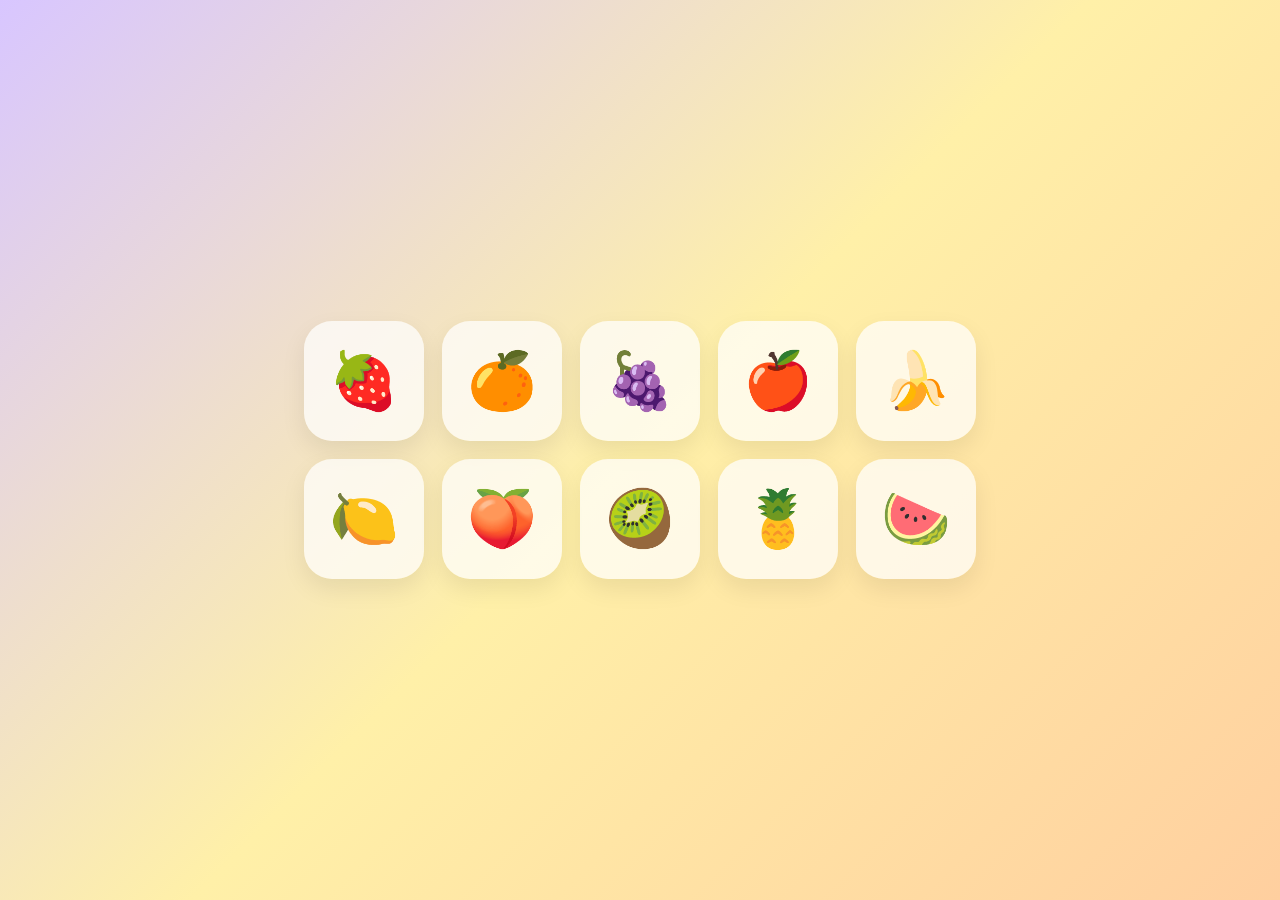
<file: index.html>
<!DOCTYPE html>
<html lang="ja">
<head>
  <meta charset="UTF-8" />
  <meta name="viewport" content="width=device-width, initial-scale=1.0" />
  <title>🍓</title>
  <link rel="stylesheet" href="fruits_style.css" />
</head>
<body>
  <div class="grid">
    <div class="fruit-card" data-emoji="🍓">🍓</div>
    <div class="fruit-card" data-emoji="🍊">🍊</div>
    <div class="fruit-card" data-emoji="🍇">🍇</div>
    <div class="fruit-card" data-emoji="🍎">🍎</div>
    <div class="fruit-card" data-emoji="🍌">🍌</div>
    <div class="fruit-card" data-emoji="🍋">🍋</div>
    <div class="fruit-card" data-emoji="🍑">🍑</div>
    <div class="fruit-card" data-emoji="🥝">🥝</div>
    <div class="fruit-card" data-emoji="🍍">🍍</div>
    <div class="fruit-card" data-emoji="🍉">🍉</div>
    <!--
    <div class="fruit-card" data-emoji="🍈">🍈</div>
    <div class="fruit-card" data-emoji="🥭">🥭</div>
    <div class="fruit-card" data-emoji="🥥">🥥</div>
    <div class="fruit-card" data-emoji="🍒">🍒</div>
    <div class="fruit-card" data-emoji="🫐">🫐</div>
    <div class="fruit-card" data-emoji="🍏">🍏</div>
    <div class="fruit-card" data-emoji="🍐">🍐</div>
    <div class="fruit-card" data-emoji="🍋‍🟩">🍋‍🟩</div>
    -->
  </div>

  <script src="fruits_script.js"></script>
</body>
</html>
</file>
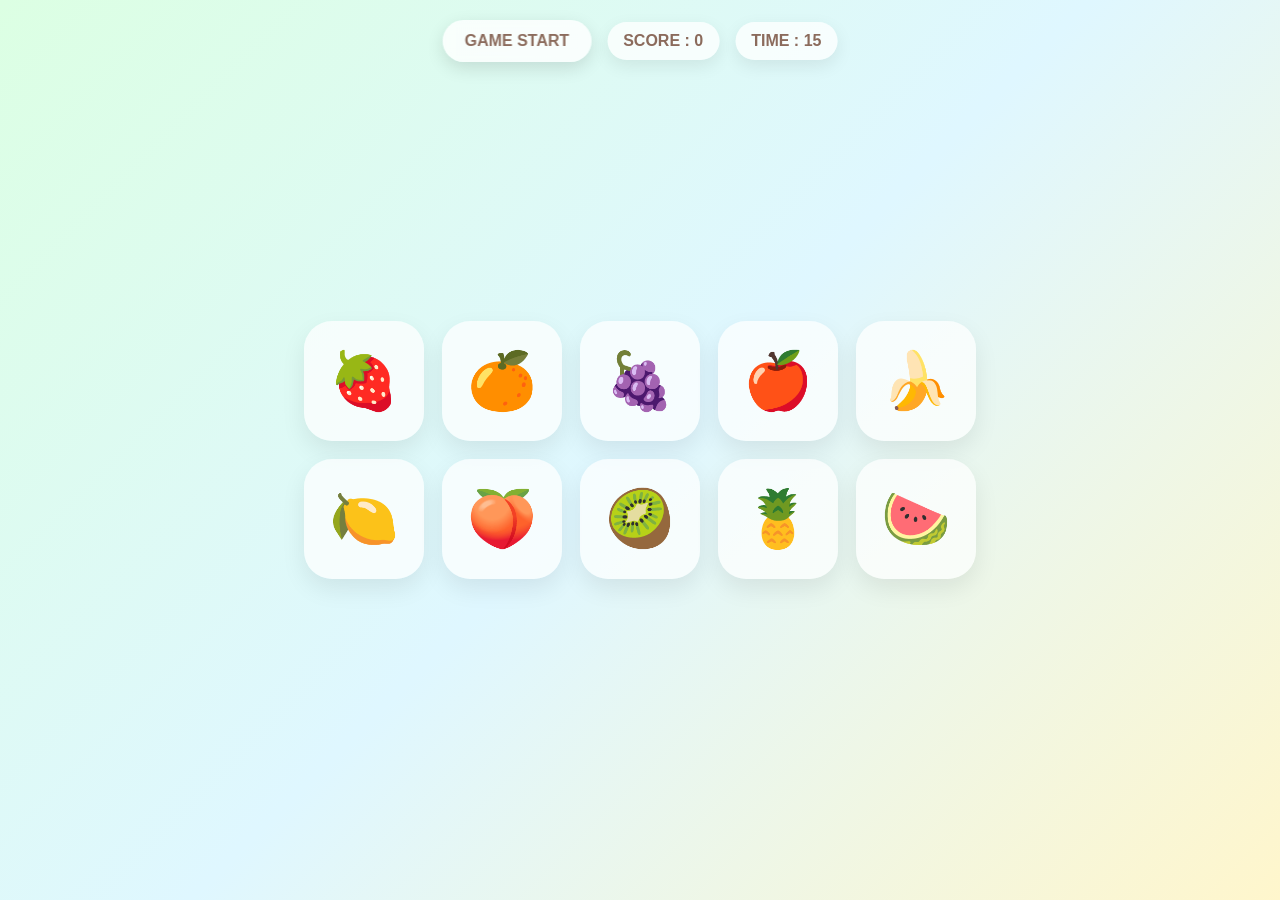
<file: game.html>
<!DOCTYPE html>
<html lang="ja">
<head>
  <meta charset="UTF-8" />
  <meta name="viewport" content="width=device-width, initial-scale=1.0" />
  <title>Fruit Game 🍓</title>
  <link rel="stylesheet" href="game_style.css" />
</head>

<body>

  <div class="top-ui">
    <button id="start-btn">GAME START</button>
    <div id="score">SCORE : 0</div>
    <div id="timer">TIME : 15</div>
  </div>

  <div id="game-message">
    フルーツをタップしてスコアを稼ごう！
  </div>

  <div class="grid">
    <div class="fruit-card" data-emoji="🍓">🍓</div>
    <div class="fruit-card" data-emoji="🍊">🍊</div>
    <div class="fruit-card" data-emoji="🍇">🍇</div>
    <div class="fruit-card" data-emoji="🍎">🍎</div>
    <div class="fruit-card" data-emoji="🍌">🍌</div>
    <div class="fruit-card" data-emoji="🍋">🍋</div>
    <div class="fruit-card" data-emoji="🍑">🍑</div>
    <div class="fruit-card" data-emoji="🥝">🥝</div>
    <div class="fruit-card" data-emoji="🍍">🍍</div>
    <div class="fruit-card" data-emoji="🍉">🍉</div>
  </div>

  <script src="game_script.js"></script>

</body>
</html>
</file>
<file: fruits_style.css>
body {
  margin: 0;
  min-height: 100vh;
  background: linear-gradient(135deg, #fff4d6, #ffdff0, #e6fff8);
  display: flex;
  align-items: center;
  justify-content: center;
  overflow-x: auto;
  overflow-y: auto;
  font-family: sans-serif;
}

.grid {
  display: grid;
  grid-template-columns: repeat(5, 120px);
  gap: 18px;
}

.fruit-card {
  position: relative;
  width: 120px;
  height: 120px;
  border-radius: 28px;
  background: rgba(255, 255, 255, 0.72);
  display: flex;
  align-items: center;
  justify-content: center;
  font-size: 3.5rem;
  box-shadow: 0 10px 25px rgba(0,0,0,0.08);
  cursor: pointer;
  overflow: visible;
}

.pop {
  position: absolute;
  font-size: 1.8rem;
  pointer-events: none;
  animation: fly 900ms ease-out forwards;
}

@keyframes fly {
  0% {
    transform: translate(0, 0) scale(0.6) rotate(0deg);
    opacity: 1;
  }

  100% {
    transform: translate(var(--dx), var(--dy))
               scale(1.2)
               rotate(var(--rot));
    opacity: 0;
  }
}

/* スマホ対応 */
@media (max-width: 600px) {
  .grid {
    grid-template-columns: repeat(2, 90px);
    gap: 18px;
  }

  .fruit-card {
    width: 90px;
    height: 90px;
    border-radius: 22px;
    font-size: 2.5rem;
  }

  .pop {
    font-size: 1.4rem;
  }
}
</file>
<file: game_style.css>
body {
  margin: 0;
  min-height: 100vh;
  display: flex;
  align-items: center;
  justify-content: center;
  overflow-x: auto;
  overflow-y: auto;
  font-family: sans-serif;
}

.grid {
  display: grid;
  grid-template-columns: repeat(5, 120px);
  gap: 18px;
}

.fruit-card {
  position: relative;
  width: 120px;
  height: 120px;
  border-radius: 28px;
  background: rgba(255, 255, 255, 0.72);
  display: flex;
  align-items: center;
  justify-content: center;
  font-size: 3.5rem;
  box-shadow: 0 10px 25px rgba(0,0,0,0.08);
  overflow: visible;
}

.pop {
  position: absolute;
  font-size: 1.8rem;
  pointer-events: none;
  animation: fly 900ms ease-out forwards;
}

@keyframes fly {
  0% {
    transform: translate(0, 0) scale(0.6) rotate(0deg);
    opacity: 1;
  }

  100% {
    transform: translate(var(--dx), var(--dy))
               scale(1.2)
               rotate(var(--rot));
    opacity: 0;
  }
}

.top-ui {
  position: fixed;
  top: 20px;
  left: 50%;
  transform: translateX(-50%);
  display: flex;
  gap: 16px;
  align-items: center;
  z-index: 1000;
}

#start-btn {
  border: none;
  border-radius: 999px;
  padding: 12px 22px;
  background: rgba(255,255,255,0.8);
  backdrop-filter: blur(6px);
  font-size: 1rem;
  font-weight: bold;
  color: #8b6b5c;
  cursor: pointer;
  box-shadow: 0 6px 18px rgba(0,0,0,0.12);
}

#score,
#timer {
  background: rgba(255,255,255,0.75);
  padding: 10px 16px;
  border-radius: 999px;
  font-weight: bold;
  color: #8b6b5c;
  box-shadow: 0 6px 18px rgba(0,0,0,0.08);
}

.game-fruit {
  position: absolute;
  font-size: 2rem;
  cursor: pointer;
  user-select: none;
  animation: floatMove 2s linear forwards;
  z-index: 999;
}

@keyframes floatMove {
  0% {
    transform: translate(0px, 0px) scale(0.8);
    opacity: 0;
  }

  10% {
    opacity: 1;
  }

  100% {
    transform:
      translate(
        calc(var(--moveX) * 1px),
        calc(var(--moveY) * 1px)
      )
      scale(1.2);

    opacity: 0;
  }
}

/* スマホ対応 */
@media (max-width: 600px) {

  body {
    padding-top: 150px;
  }

  .grid {
    grid-template-columns: repeat(2, 90px);
    gap: 18px;
  }

  .fruit-card {
    width: 90px;
    height: 90px;
    border-radius: 22px;
    font-size: 2.5rem;
  }

  .pop {
    font-size: 1.4rem;
  }

  .game-fruit {
    font-size: 1.8rem;
  }

  .top-ui {
    flex-direction: column;
    gap: 10px;
  }
}

#game-message {
  position: fixed;
  top: 30px;
  right: 30px;

  background: rgba(255,255,255,0.7);
  backdrop-filter: blur(6px);

  padding: 12px 18px;
  border-radius: 18px;

  color: #8b6b5c;
  font-weight: bold;

  box-shadow: 0 6px 18px rgba(0,0,0,0.08);

  opacity: 0;
  transition: opacity 0.4s;

  z-index: 1000;
}
</file>
